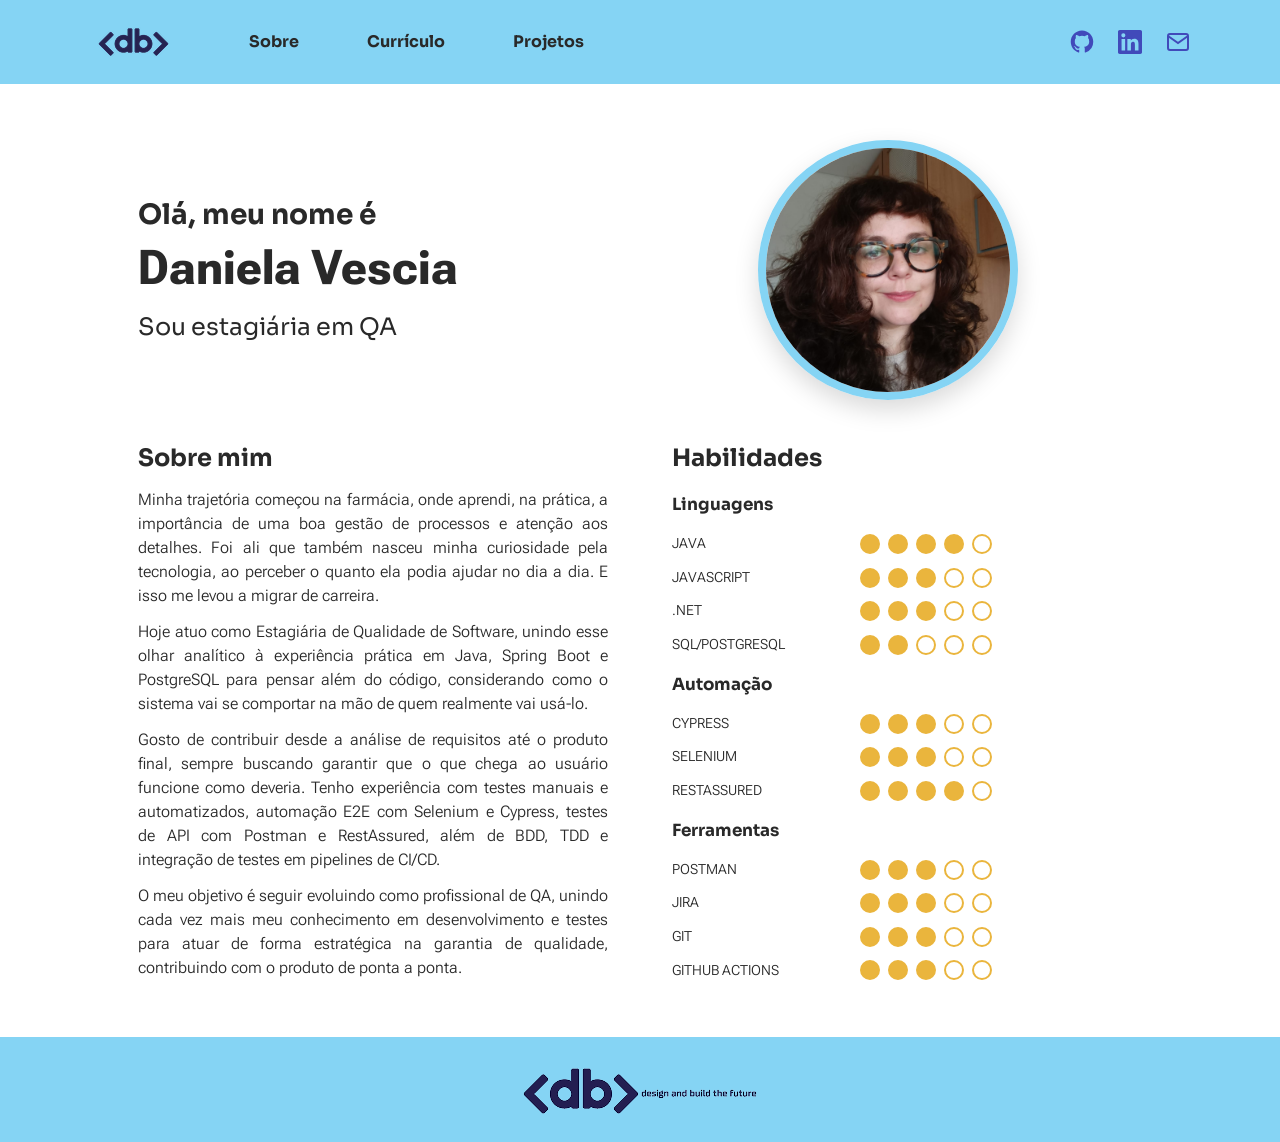
<file: index.html>
<!DOCTYPE html>
<html lang="pt-BR">

<head>
    <meta charset="UTF-8">
    <meta name="viewport" content="width=device-width, initial-scale=1.0">
    <title>Portfólio Daniela Vescia</title>
    <meta name="description" content="Portfólio de Daniela Vescia, estagiária de QA com experiência em testes manuais e automatizados, automação E2E com Selenium e Cypress, testes de API com Postman e RestAssured, BDD, TDD e CI/CD.">
    <link rel="icon" type="image/png" href="images/db-logo.png">
    <link rel="stylesheet" href="css/style.css">
</head>
<body>
    <div class="page">

    <!-- ===================== HEADER ===================== -->
    <header class="site-header">
        <div class="header-inner">
            <nav class="main-nav">
                <a href="https://db.tec.br/" class="site-logo" target="_blank">
                <img alt="logomarca DB Server" src="images/db-logo.png">
                </a>
                <div class="nav-links">
                    <a href="index.html" class="nav-link is-active">Sobre</a>
                    <a href="files/Daniela_Vescia_CV.pdf" class="nav-link" target="_blank" rel="noopener noreferrer">Currículo</a>
                    <a href="projetos.html" class="nav-link">Projetos</a>
                </div>
            </nav>

            <nav class="social-nav">
                <a href="https://github.com/danielavescia" target="_blank" rel="noopener noreferrer" aria-label="GitHub">
                    <svg viewBox="0 0 24 24" fill="currentColor" aria-hidden="true">
                        <path
                            d="M12 .5C5.73.5.75 5.48.75 11.75c0 4.98 3.23 9.2 7.71 10.69.56.1.77-.24.77-.54 0-.27-.01-1.15-.02-2.09-3.14.68-3.8-1.34-3.8-1.34-.51-1.3-1.25-1.65-1.25-1.65-1.02-.7.08-.68.08-.68 1.13.08 1.72 1.16 1.72 1.16 1 1.72 2.63 1.22 3.27.93.1-.73.39-1.22.71-1.5-2.51-.29-5.15-1.26-5.15-5.6 0-1.24.44-2.25 1.16-3.04-.12-.29-.5-1.45.11-3.02 0 0 .95-.3 3.11 1.16a10.8 10.8 0 0 1 5.66 0c2.16-1.46 3.1-1.16 3.1-1.16.62 1.57.23 2.73.11 3.02.73.79 1.16 1.8 1.16 3.04 0 4.35-2.65 5.31-5.17 5.59.4.35.76 1.03.76 2.08 0 1.5-.01 2.71-.01 3.08 0 .3.2.65.78.54A11.26 11.26 0 0 0 23.25 11.75C23.25 5.48 18.27.5 12 .5Z">
                        </path>
                    </svg>
                </a>
                <a href="https://www.linkedin.com/in/daniela-vescia-732144102/" target="_blank" rel="noopener noreferrer"
                    aria-label="Linkedin">
                    <svg viewBox="0 0 24 24" fill="currentColor" aria-hidden="true">
                        <path
                            d="M20.45 20.45h-3.55v-5.57c0-1.33-.02-3.03-1.85-3.03-1.86 0-2.14 1.45-2.14 2.94v5.66H9.36V9h3.41v1.56h.05c.48-.9 1.64-1.85 3.38-1.85 3.61 0 4.28 2.38 4.28 5.48v6.26ZM5.34 7.43a2.06 2.06 0 1 1 0-4.12 2.06 2.06 0 0 1 0 4.12ZM7.12 20.45H3.56V9h3.56v11.45ZM22.22 0H1.77C.79 0 0 .77 0 1.73v20.54C0 23.23.79 24 1.77 24h20.45c.98 0 1.78-.77 1.78-1.73V1.73C24 .77 23.2 0 22.22 0Z">
                        </path>
                    </svg>
                </a>
                <a href="mailto:daniela.barreto@db.tec.br" aria-label="Enviar e-mail">
                    <svg viewBox="0 0 24 24" fill="none" stroke="currentColor" stroke-width="2" aria-hidden="true">
                        <rect x="2" y="4" width="20" height="16" rx="2"></rect>
                        <path d="m22 6-10 7L2 6"></path>
                    </svg>
                </a>
            </nav>
        </div>
    </header>

    <!-- ===================== CONTEÚDO ===================== -->
    <main>
        <div class="container">
            <section>

                <!-- ---------- Introdução ---------- -->
                <div class="intro">
                    <div class="intro-text">
                        <h1>
                            Olá, meu nome é
                            <span class="intro-name">Daniela Vescia</span>
                        </h1>
                        <p class="intro-position">Sou estagiária em QA</p>
                    </div>

                    <div class="intro-photo-wrapper">
                        <img src="images/perfil.jpg" alt="Daniela Vescia" class="intro-photo" fetchpriority="high">
                    </div>
                </div>

                <!-- ---------- Sobre mim + Habilidades ---------- -->
                <div class="about-grid">

                    <div class="about-me">
                        <h1>Sobre mim</h1>
                        <p>
                           Minha trajetória começou na farmácia, onde aprendi, na prática, a importância de uma boa gestão de processos e atenção aos detalhes. Foi ali que também nasceu minha curiosidade pela tecnologia, ao perceber o quanto ela podia ajudar no dia a dia. E isso me levou a migrar de carreira.</p>
                        <p>
                           Hoje atuo como Estagiária de Qualidade de Software, unindo esse olhar analítico à experiência prática em Java, Spring Boot e PostgreSQL para pensar além do código, considerando como o sistema vai se comportar na mão de quem realmente vai usá-lo.</p>

                        <p> Gosto de contribuir desde a análise de requisitos até o produto final, sempre buscando garantir que o que chega ao usuário funcione como deveria. Tenho experiência com testes manuais e automatizados, automação E2E com Selenium e Cypress, testes de API com Postman e RestAssured, além de BDD, TDD e integração de testes em pipelines de CI/CD.</p>
                        
                        <p> O meu objetivo é seguir evoluindo como profissional de QA, unindo cada vez mais meu conhecimento em desenvolvimento e testes para atuar de forma estratégica na garantia de qualidade, contribuindo com o produto de ponta a ponta.</p>   
                          
                    </div>

                    <div class="skills">
                        <h2>Habilidades</h2>

                        <div class="skill-category">
                            <h3>Linguagens</h3>
                            <ul class="skill-list">
                                <li class="skill-item">
                                    <span class="skill-label">Java</span>
                                    <span class="skill-level">
                                        <span class="skill-dot is-filled"></span>
                                        <span class="skill-dot is-filled"></span>
                                        <span class="skill-dot is-filled"></span>
                                        <span class="skill-dot is-filled"></span>
                                        <span class="skill-dot"></span>
                                    </span>
                                </li>
                                <li class="skill-item">
                                    <span class="skill-label">Javascript</span>
                                    <span class="skill-level">
                                        <span class="skill-dot is-filled"></span>
                                        <span class="skill-dot is-filled"></span>
                                        <span class="skill-dot is-filled"></span>
                                        <span class="skill-dot"></span>
                                        <span class="skill-dot"></span>
                                    </span>
                                </li>
                                <li class="skill-item">
                                    <span class="skill-label">.Net</span>
                                    <span class="skill-level">
                                        <span class="skill-dot is-filled"></span>
                                        <span class="skill-dot is-filled"></span>
                                        <span class="skill-dot is-filled"></span>
                                        <span class="skill-dot"></span>
                                        <span class="skill-dot"></span>
                                    </span>
                                </li>
                                <li class="skill-item">
                                    <span class="skill-label">SQL/PostgreSQL</span>
                                    <span class="skill-level">
                                        <span class="skill-dot is-filled"></span>
                                        <span class="skill-dot is-filled"></span>
                                        <span class="skill-dot"></span>
                                        <span class="skill-dot"></span>
                                        <span class="skill-dot"></span>
                                    </span>
                                </li>
                            </ul>
                        </div>

                        <div class="skill-category">
                            <h3>Automação</h3>
                            <ul class="skill-list">
                                <li class="skill-item">
                                    <span class="skill-label">Cypress</span>
                                    <span class="skill-level">
                                        <span class="skill-dot is-filled"></span>
                                        <span class="skill-dot is-filled"></span>
                                        <span class="skill-dot is-filled"></span>
                                        <span class="skill-dot"></span>
                                        <span class="skill-dot"></span>
                                    </span>
                                </li>
                                <li class="skill-item">
                                    <span class="skill-label">Selenium</span>
                                    <span class="skill-level">
                                        <span class="skill-dot is-filled"></span>
                                        <span class="skill-dot is-filled"></span>
                                        <span class="skill-dot is-filled"></span>
                                        <span class="skill-dot"></span>
                                        <span class="skill-dot"></span>
                                    </span>
                                </li>
                                <li class="skill-item">
                                    <span class="skill-label">Restassured</span>
                                    <span class="skill-level">
                                        <span class="skill-dot is-filled"></span>
                                        <span class="skill-dot is-filled"></span>
                                        <span class="skill-dot is-filled"></span>
                                       <span class="skill-dot is-filled"></span>
                                        <span class="skill-dot"></span>
                                    </span>
                                </li>
                            </ul>
                        </div>
                        <div class="skill-category">
                            <h3>Ferramentas</h3>
                            <ul class="skill-list">
                                <li class="skill-item">
                                    <span class="skill-label">Postman</span>
                                    <span class="skill-level">
                                        <span class="skill-dot is-filled"></span>
                                        <span class="skill-dot is-filled"></span>
                                        <span class="skill-dot is-filled"></span>
                                        <span class="skill-dot"></span>
                                        <span class="skill-dot"></span>
                                    </span>
                                </li>
                                <li class="skill-item">
                                    <span class="skill-label">Jira</span>
                                    <span class="skill-level">
                                        <span class="skill-dot is-filled"></span>
                                        <span class="skill-dot is-filled"></span>
                                        <span class="skill-dot is-filled"></span>
                                        <span class="skill-dot"></span>
                                        <span class="skill-dot"></span>
                                    </span>
                                </li>
                                 <li class="skill-item">
                                    <span class="skill-label">Git</span>
                                    <span class="skill-level">
                                        <span class="skill-dot is-filled"></span>
                                        <span class="skill-dot is-filled"></span>
                                        <span class="skill-dot is-filled"></span>
                                        <span class="skill-dot"></span>
                                        <span class="skill-dot"></span>
                                    </span>
                                </li>
                                <li class="skill-item">
                                    <span class="skill-label">Github Actions</span>
                                    <span class="skill-level">
                                        <span class="skill-dot is-filled"></span>
                                        <span class="skill-dot is-filled"></span>
                                        <span class="skill-dot is-filled"></span>
                                        <span class="skill-dot"></span>
                                        <span class="skill-dot"></span>
                                    </span>
                                </li>
                            </ul>
                        </div>
                    </div>
                </div>
            </section>
        </div>
    </main>

    <footer class="site-footer">
            <div class="footer-logo">
                <a href="https://db.tec.br/" target="_blank" rel="noopener noreferrer" title="DB">
                    <img class="w-44 md:w-full" alt="DB" src="images/db_rodape.png">
                </a>
            </div>
        </footer>
    </div>
    </div>
    </body>
</html>
</file>
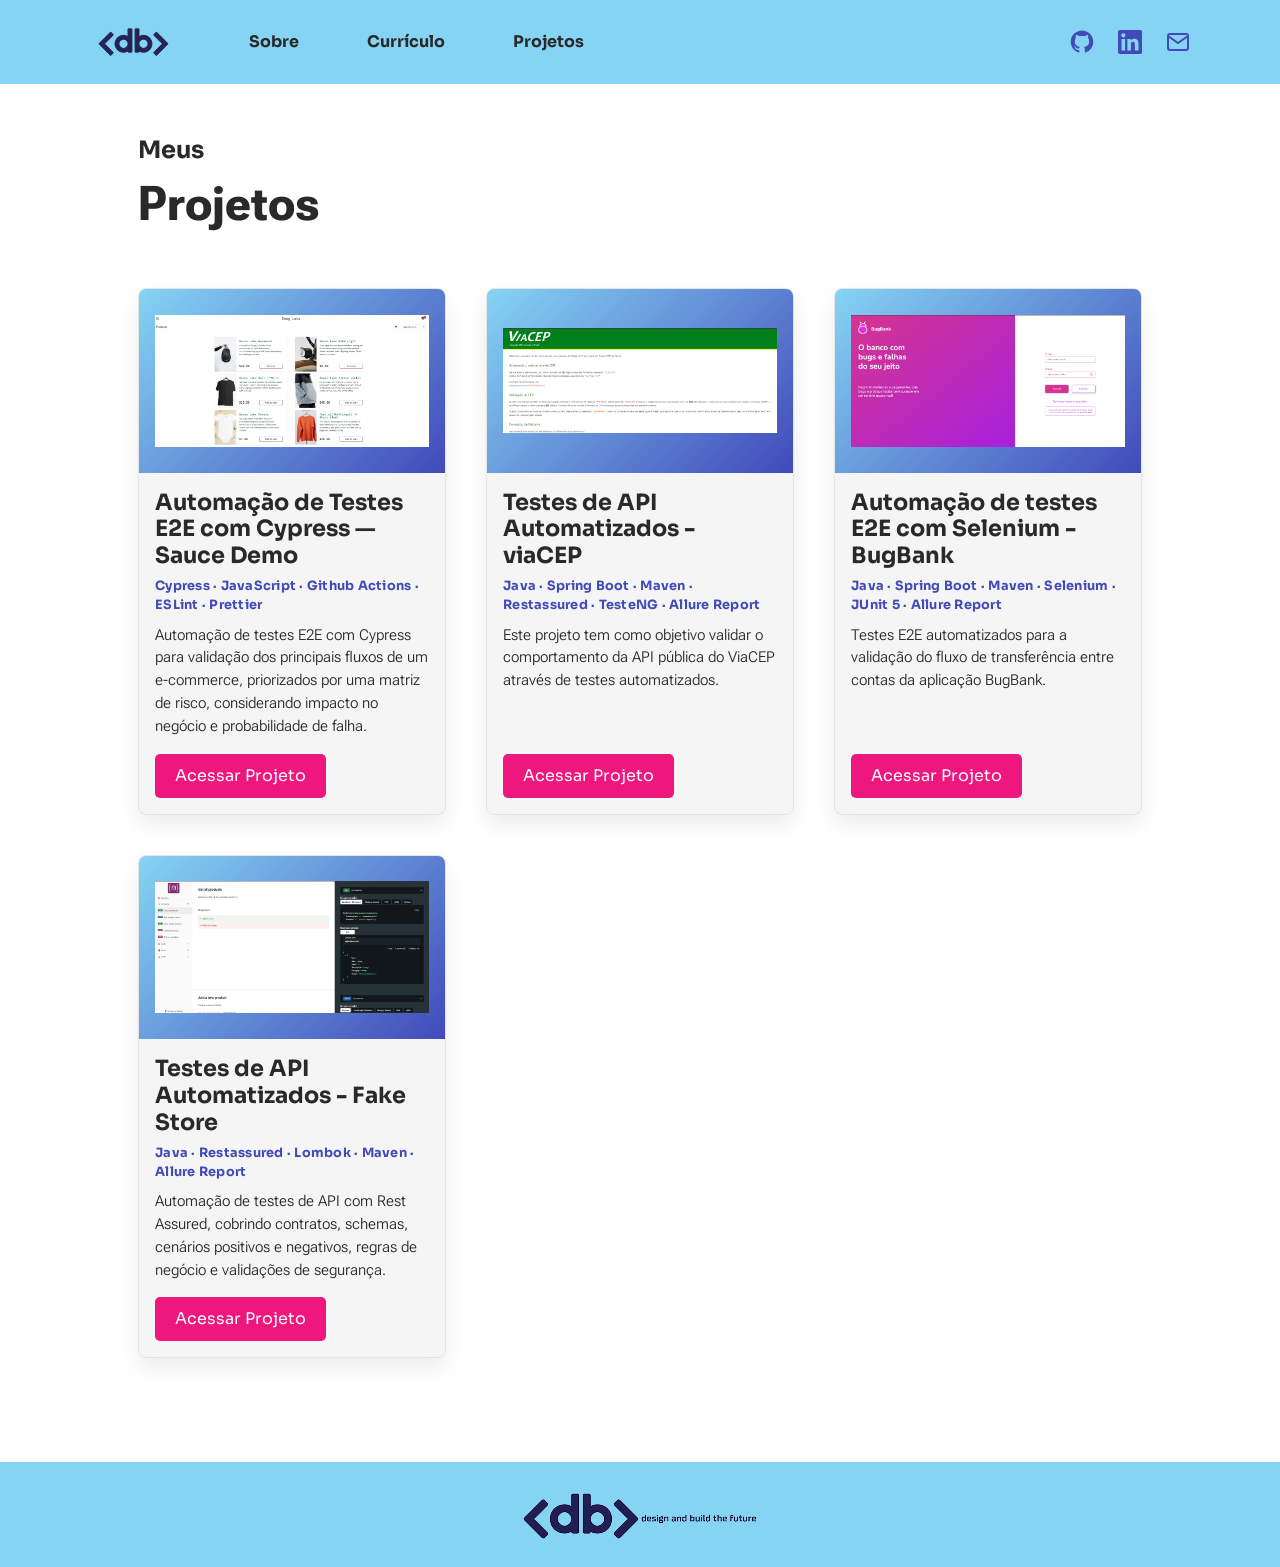
<file: projetos.html>
<!DOCTYPE html>
<html lang="pt-BR">

<head>
    <meta charset="UTF-8">
    <meta name="viewport" content="width=device-width, initial-scale=1.0">
    <title>Portfólio Daniela Vescia</title>
    <link rel="icon" type="image/png" href="images/db-logo.png">
    <link rel="stylesheet" href="css/style.css">
</head>
<body>
<div class="page">

        <!-- ===================== HEADER ===================== -->
        <header class="site-header">
        <div class="header-inner">
            <nav class="main-nav">
                <a href="https://db.tec.br/" class="site-logo" target="_blank">
                <img alt="logomarca DB Server" src="images/db-logo.png">
                </a>
                <div class="nav-links">
                    <a href="index.html" class="nav-link is-active">Sobre</a>
                    <a href="files/Daniela_Vescia_CV.pdf" class="nav-link" target="_blank" rel="noopener noreferrer">Currículo</a>
                    <a href="projetos.html" class="nav-link">Projetos</a>
                </div>
            </nav>

            <nav class="social-nav">
                <a href="https://github.com/danielavescia" target="_blank" rel="noopener noreferrer" aria-label="GitHub">
                    <svg viewBox="0 0 24 24" fill="currentColor" aria-hidden="true">
                        <path
                            d="M12 .5C5.73.5.75 5.48.75 11.75c0 4.98 3.23 9.2 7.71 10.69.56.1.77-.24.77-.54 0-.27-.01-1.15-.02-2.09-3.14.68-3.8-1.34-3.8-1.34-.51-1.3-1.25-1.65-1.25-1.65-1.02-.7.08-.68.08-.68 1.13.08 1.72 1.16 1.72 1.16 1 1.72 2.63 1.22 3.27.93.1-.73.39-1.22.71-1.5-2.51-.29-5.15-1.26-5.15-5.6 0-1.24.44-2.25 1.16-3.04-.12-.29-.5-1.45.11-3.02 0 0 .95-.3 3.11 1.16a10.8 10.8 0 0 1 5.66 0c2.16-1.46 3.1-1.16 3.1-1.16.62 1.57.23 2.73.11 3.02.73.79 1.16 1.8 1.16 3.04 0 4.35-2.65 5.31-5.17 5.59.4.35.76 1.03.76 2.08 0 1.5-.01 2.71-.01 3.08 0 .3.2.65.78.54A11.26 11.26 0 0 0 23.25 11.75C23.25 5.48 18.27.5 12 .5Z">
                        </path>
                    </svg>
                </a>
                <a href="https://www.linkedin.com/in/daniela-vescia-732144102/" target="_blank" rel="noopener noreferrer"
                    aria-label="Linkedin">
                    <svg viewBox="0 0 24 24" fill="currentColor" aria-hidden="true">
                        <path
                            d="M20.45 20.45h-3.55v-5.57c0-1.33-.02-3.03-1.85-3.03-1.86 0-2.14 1.45-2.14 2.94v5.66H9.36V9h3.41v1.56h.05c.48-.9 1.64-1.85 3.38-1.85 3.61 0 4.28 2.38 4.28 5.48v6.26ZM5.34 7.43a2.06 2.06 0 1 1 0-4.12 2.06 2.06 0 0 1 0 4.12ZM7.12 20.45H3.56V9h3.56v11.45ZM22.22 0H1.77C.79 0 0 .77 0 1.73v20.54C0 23.23.79 24 1.77 24h20.45c.98 0 1.78-.77 1.78-1.73V1.73C24 .77 23.2 0 22.22 0Z">
                        </path>
                    </svg>
                </a>
                <a href="mailto:daniela.barreto@db.tec.br" aria-label="Enviar e-mail">
                    <svg viewBox="0 0 24 24" fill="none" stroke="currentColor" stroke-width="2" aria-hidden="true">
                        <rect x="2" y="4" width="20" height="16" rx="2"></rect>
                        <path d="m22 6-10 7L2 6"></path>
                    </svg>
                </a>
            </nav>
        </div>
    </header>

        <!-- ===================== CONTEÚDO ===================== -->
        <main>
            <div class="container">
                <section>
                    <h1 class="projects-title">
                        Meus
                        <span>Projetos</span>
                    </h1>

                    <div class="project-gallery">

                        <article class="project-card">
                            <div class="project-thumb">
                              <img src="images/sauce-demo.jpg" alt="Aplicação Sauce Demo">
                            </div>
                            <div class="project-body">
                                <div class="project-heading">
                                    <h2>Automação de Testes E2E com Cypress — Sauce Demo</h2>
                                    <span class="project-tech">Cypress · JavaScript · Github Actions · ESLint · Prettier</span>
                                    <p class="project-description">
                                        Automação de testes E2E com Cypress para validação dos principais fluxos de um e-commerce, priorizados por uma matriz de risco, considerando impacto no negócio e probabilidade de falha.
                                    </p>
                                </div>
                                <div class="project-actions">
                                    <a class="btn" href="https://github.com/danielavescia/sauce-demo" target="_blank" rel="noopener noreferrer">Acessar Projeto</a>
                                </div>
                            </div>
                        </article>

                        <article class="project-card">
                            <div class="project-thumb">
                                 <img src="images/via-cep.png" alt="Via Cep API">
                            </div>
                            <div class="project-body">
                                <div class="project-heading">
                                    <h2>Testes de API Automatizados - viaCEP  </h2>
                                    <span class="project-tech">Java · Spring Boot · Maven · Restassured · TesteNG · Allure Report</span>
                                    <p class="project-description">
                                        Este projeto tem como objetivo validar o comportamento da API pública do ViaCEP através de testes automatizados.
                                    </p>
                                </div>
                                <div class="project-actions">
                                    <a class="btn" href="https://github.com/danielavescia/api-test-viacep" target="_blank" rel="noopener noreferrer">Acessar Projeto</a>
                                </div>
                            </div>
                        </article>

                        <article class="project-card">
                            <div class="project-thumb">
                                 <img src="images/bugbank.png" alt="Aplicação BugBank">
                            </div>
                            <div class="project-body">
                                <div class="project-heading">
                                    <h2>Automação de testes E2E com Selenium - BugBank</h2>
                                    <span class="project-tech">Java · Spring Boot · Maven · Selenium · JUnit 5 · Allure Report</span>
                                    <p class="project-description">
                                       Testes E2E automatizados para a validação do fluxo de transferência entre contas da aplicação BugBank.
                                    </p>
                                </div>
                                <div class="project-actions">
                                    <a class="btn" href="https://github.com/danielavescia/bugbank-e2e-tests" target="_blank" rel="noopener noreferrer">Acessar Projeto</a>
                                </div>
                            </div>
                        </article>

                        <article class="project-card">
                            <div class="project-thumb">
                                 <img src="images/fake-store.png" alt="Aplicação FakeStore">
                            </div>
                            <div class="project-body">
                                <div class="project-heading">
                                    <h2>Testes de API Automatizados - Fake Store</h2>
                                    <span class="project-tech">Java · Restassured · Lombok · Maven · Allure Report </span>
                                    <p class="project-description">
                                       Automação de testes de API com Rest Assured, cobrindo contratos, schemas, cenários positivos e negativos, regras de negócio e validações de segurança.
                                    </p>
                                </div>
                                <div class="project-actions">
                                    <a class="btn" href="https://github.com/danielavescia/fake-store-api" target="_blank" rel="noopener noreferrer">Acessar Projeto</a>
                                </div>
                            </div>
                        </article>
                    </div>
                </section>
            </div>
        </main>

        <!-- ===================== FOOTER ===================== -->
        <footer class="site-footer">
            <div class="footer-logo">
                <a href="https://db.tec.br/" target="_blank" rel="noopener noreferrer" title="DB">
                    <img class="w-44 md:w-full" alt="DB" src="images/db_rodape.png">
                </a>
            </div>
        </footer>
    </div>
    </div>
    </body>
</html>
</file>
<file: css/style.css>
@import url("https://fonts.googleapis.com/css2?family=Roboto+Flex:opsz,wght@8..144,300;8..144,400;8..144,500;8..144,700&family=Sora:wght@400;600;700;800&display=swap");

:root {
--font-heading: "Sora", sans-serif;
--font-body: "Roboto Flex", sans-serif;

--primary: #85d4f4;
--primary-hover: #bee7f9;
--foreground: #292929;
--accent: #414aba;
--accent-hover: #221f52;
--highlight: #ed177d;
--chart-1: #eab53d;
--card-background: #f5f5f5;
--white: #ffffff;

--max-width: 1100px;
}

*, *::before, *::after { 
    box-sizing: border-box; 
}

html { 
    scroll-behavior: smooth; 
}

body {
    margin: 0;
    font-family: var(--font-body);
    color: var(--foreground);
    background-color: var(--white);
    line-height: 1.5;
}

img {
    max-width: 100%;
    max-height: 100%;
    object-fit: cover;
    display: block;
}

a { 
    text-decoration: none; 
    color: inherit; 
}

ul { 
    list-style: none; margin: 0; padding: 0; 
}

h1, h2, h3, h4, h5, h6 {
    font-family: var(--font-heading);
    font-weight: 700;
    margin: 0;
}

p { 
    margin: 0; 
}

.page {
    display: grid;
    grid-template-rows: auto 1fr auto;
    min-height: 100vh;
}

main {
    display: flex;
    justify-content: center;
    padding: 3rem 3rem;
}

.container {
    width: 100%;
    max-width: var(--max-width);
    padding: 3rem 3rem;
}

.site-header {
    background-color: var(--primary);
    display: flex;
    justify-content: center;
    padding: 0 1rem;
}

.header-inner {
    width: 100%;
    max-width: var(--max-width);
    display: flex;
    flex-direction: column;
    align-items: center;
    gap: 1rem;
    padding: 0.75rem 0;
}

.site-logo {
    display: inline-flex;
}

/* NAV*/
.main-nav {
    display: flex;
    flex-direction: column;
    align-items: center;
    gap: 0.5rem;
}

.nav-links {
    display: flex;
    flex-direction: row;      
    flex-wrap: wrap;
    align-items: center;
    justify-content: center;
    gap: 0.5rem;
}

.nav-link {
    font-family: var(--font-heading);
    font-weight: 700;
    color: var(--foreground);
    padding: 0.4rem 1rem;     
    border-radius: 999px;
    transition: background-color 0.3s ease;
}

.nav-link:hover { 
    background-color: var(--primary-hover); 
}

.social-nav {
    display: flex;
    align-items: center;
    gap: 1.5rem;
}

.social-nav a {
    display: inline-flex;
    width: 1.5rem;
    height: 1.5rem;
    color: var(--accent);
    transition: color 0.3s ease;
}

.social-nav a:hover { 
    color: var(--accent-hover); 
}

.social-nav svg { 
    width: 100%; 
    height: 100%; 
}

@media (min-width: 768px) {
    .site-header { 
        padding: 0 1.5rem; 
    }

    .header-inner {
        flex-direction: row;
        justify-content: space-between;
    }

    .main-nav {
        flex-direction: row;
        gap: 3rem;
    }

    .nav-links {
        gap: 1.25rem;
    }

    .nav-link {
        padding: 0.5rem 1.5rem;
    }
}

/* FOOTER */
    .site-footer {
    background-color: var(--primary);
    display: flex;
    justify-content: center;
    padding: 1rem;
    margin-top: 0.5rem;
}

.footer-logo {
    font-family: var(--font-heading);
    font-weight: 800;
    font-size: 1.25rem;
    color: var(--accent);
    text-align: center;
}

/* SEÇÃO: INTRODUÇÃO */
    .intro {
    display: flex;
    flex-direction: column;
    align-items: center;
    gap: 2.5rem;
    margin-top: 0.5rem;
}

.intro-text {
    max-width: 60ch;
    text-align: center;
}

.intro-text h1 { 
    font-size: 1.75rem; line-height: 1.4; 
}

.intro-name {
    display: block;
    font-family: var(--font-body);
    font-weight: 700;
    font-size: 3rem;
    text-transform: capitalize;
}

.intro-position {
    font-family: var(--font-heading);
    font-weight: 400;
    font-size: 1.5rem;
    margin-top: 0.5rem;
}

.intro-photo-wrapper {
    display: flex;
    justify-content: center;
    width: 100%;
}

.intro-photo {
    aspect-ratio: 1 / 1;
    width: 100%;
    max-width: 260px;
    border-radius: 50%;
    border: 8px solid var(--primary);
    box-shadow: 0 10px 25px rgba(0, 0, 0, 0.15);
    overflow: hidden;
    display: flex;
    align-items: center;
    justify-content: center;
    background: linear-gradient(135deg, var(--accent), var(--highlight));
}

.intro-photo span {
    font-family: var(--font-heading);
    font-size: 3.5rem;
    font-weight: 800;
    color: var(--white);
}

@media (min-width: 768px) {
    .intro {
        flex-direction: row;
        align-items: center;
        gap: 5rem;
    }

    .intro-text {
        flex: 1.2;
        text-align: left;
    }

    .intro-photo-wrapper {
        flex: 0.8;
        justify-content: flex-start;
    }
}

/* SEÇÃO SOBRE MIM + HABILIDADES */
.about-grid {
margin-top: 2.5rem;
    display: flex;
    flex-direction: column;
    align-items: center;
    gap: 3.5rem;
}

.about-me, .skills {
    text-align: center;
    width: 100%;
}

.about-me { 
    max-width: 50ch; margin: 0 auto; 
}

.about-me p { 
    font-weight: 300; margin-top: 0.75rem; 
}

.skill-category { 
    margin-top: 1rem; 
}

.skill-category h3 { 
    font-size: 1.05rem; text-transform: capitalize; 
}

.skill-list {
    margin-top: 1rem;
    display: flex;
    flex-direction: column;
    gap: 0.75rem;
}

.skill-item {
    display: flex;
    flex-direction: column;
    align-items: center;
    gap: 0.5rem;
}

.skill-label {
    text-transform: uppercase;
    font-weight: 300;
    font-size: 0.9rem;
}

.skill-level { display: flex; gap: 0.5rem; }

.skill-dot {
    width: 1.25rem;
    height: 1.25rem;
    border-radius: 50%;
    border: 2px solid var(--chart-1);
}

.skill-dot.is-filled { 
    background: var(--chart-1); 
}

@media (min-width: 768px) {
    main { 
        padding: 0; 
    }

    .container { 
        width: 100%; padding: 3rem; 
    }

    .about-grid {
        display: grid;
        grid-template-columns: minmax(0, 1fr) minmax(0, 1fr);
        gap: 4rem;
        align-items: start;
    }

    .about-me, .skills { 
        text-align: left; 
    }

    .about-me {
        max-width: none;
        margin: 0;
        text-align: justify;
    }

    .skill-item {
        flex-direction: row;
        align-items: center;
        justify-content: space-between;
        max-width: 320px;
    }
}

/* SEÇÃO: PROJETOS*/
.projects-title {
    text-align: center;
}

.projects-title span {
    display: block;
    font-family: var(--font-body);
    font-weight: 700;
    font-size: 3rem;
}

@media (min-width: 768px) {
    .projects-title {
        text-align: left;
    }
}

.project-gallery {
    margin: 3rem 0;
    display: grid;
    grid-template-columns: 1fr;
    gap: 2.5rem;
    justify-items: center;
}

@media (min-width: 768px) {
    .project-gallery {
        grid-template-columns: repeat(2, 1fr);
        justify-items: stretch;
    }
}

@media (min-width: 1200px) {
    .project-gallery {
        grid-template-columns: repeat(3, 1fr);
    }
}

.project-card {
    background-color: var(--card-background);
    border: 1px solid #e5e5e5;
    border-radius: 8px;
    box-shadow: 0 10px 25px rgba(0, 0, 0, 0.08);
    overflow: hidden;
    display: flex;
    flex-direction: column;
    max-width: 380px;
    width: 100%;
}

.project-thumb {
    aspect-ratio: 5 / 3;
    background: linear-gradient(135deg, var(--primary), var(--accent));
    display: flex;
    align-items: center;
    justify-content: center;
    padding: 1rem;
}


.project-thumb img{
    max-width: 100%;
    max-height: 100%;
    object-fit: cover;
    display: block;
}

.project-body {
    padding: 1rem;
    display: flex;
    flex-direction: column;
    justify-content: space-between;
    gap: 1rem;
    flex: 1;
}

.project-heading {
    display: flex;
    flex-direction: column;
    gap: 0.5rem;
}

.project-heading h2 {
    font-size: 1.4rem;
    line-height: 1.2;
}

.project-tech {
    font-family: var(--font-heading);
    font-weight: 700;
    color: var(--accent);
    font-size: 0.8rem;
    letter-spacing: 0.02em;
}

.project-description {
    font-weight: 300;
    font-size: 0.95rem;
}

.project-actions {
    display: flex;
    justify-content: start;
    gap: 0.75rem;
}

.btn {
    display: inline-block;
    padding: 10px 20px;
    text-decoration: none !important;
    font-family: var(--font-heading);
    border-radius: 5px;
    background-color:var(--highlight);
    color: white;
    transition: background-color 0.3s ease, transform 0.2s ease;
}

.btn:hover {
    background: linear-gradient(135deg, var(--highlight), var(--accent));
    text-decoration: none !important;
    transform: translateY(-2px);
}

/* PÁGINA 404 */
.not-found {
    display: flex;
    flex-direction: column;
    align-items: center;
    gap: 2rem;
    text-align: center;
    padding: 2rem 0;
}

.not-found a {
    font-family: var(--font-heading);
    font-weight: 700;
    color: var(--foreground);
    text-decoration: underline;
    transition: color 0.2s ease;
}

.btn-not-found{
    display: inline-block;
    padding: 10px 20px;
    text-decoration: none !important;
    font-family: var(--font-heading);
    border-radius: 5px;
    background-color:var(--primary);
    transition: background-color 0.3s ease, transform 0.2s ease;
}

.btn-not-found:hover {
    background: var(--primary-hover);
    text-decoration: none !important;
    transform: translateY(-2px);
}
</file>
